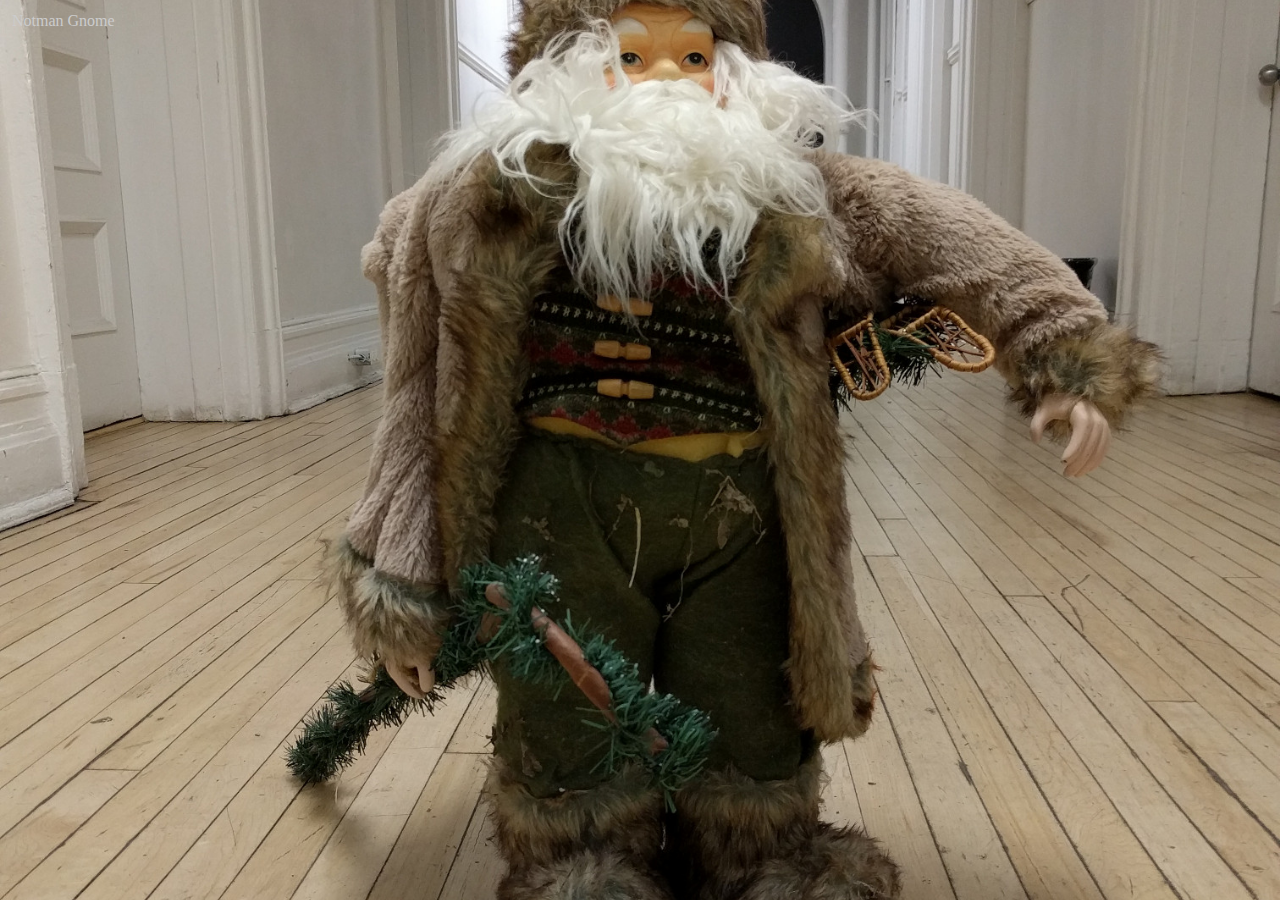
<file: people/gnome.html>
<html>
  <head>
    <title> Notman Gnome </title>
    <script type="application/ld+json">
    {
      "@context": {
         "schema": "http://schema.org/"
      },
      "@graph": [
        {
          "@id": "person",
          "@type": "schema:Person",
          "schema:givenName": "Notman",
          "schema:familyName": "Gnome",
          "schema:image": "http://maison-notman-house.github.io/notman-reelyactive-dashboard/people/gnome.jpg"
        }
      ]
    }
    </script>
    <style>
      body { margin: 0; }
      div {
        width: 100%;
        height: 100%;
        background: url(gnome-full.jpg) no-repeat center center fixed;
        background-size:cover;
      }
      p { padding: 12px; font-family: "Source Sans Pro"; color: #ccc; }
    </style>
  </head>
  <body>
    <div>
      <p> Notman Gnome </p>
    </div>
  </body>
</html>
</file>
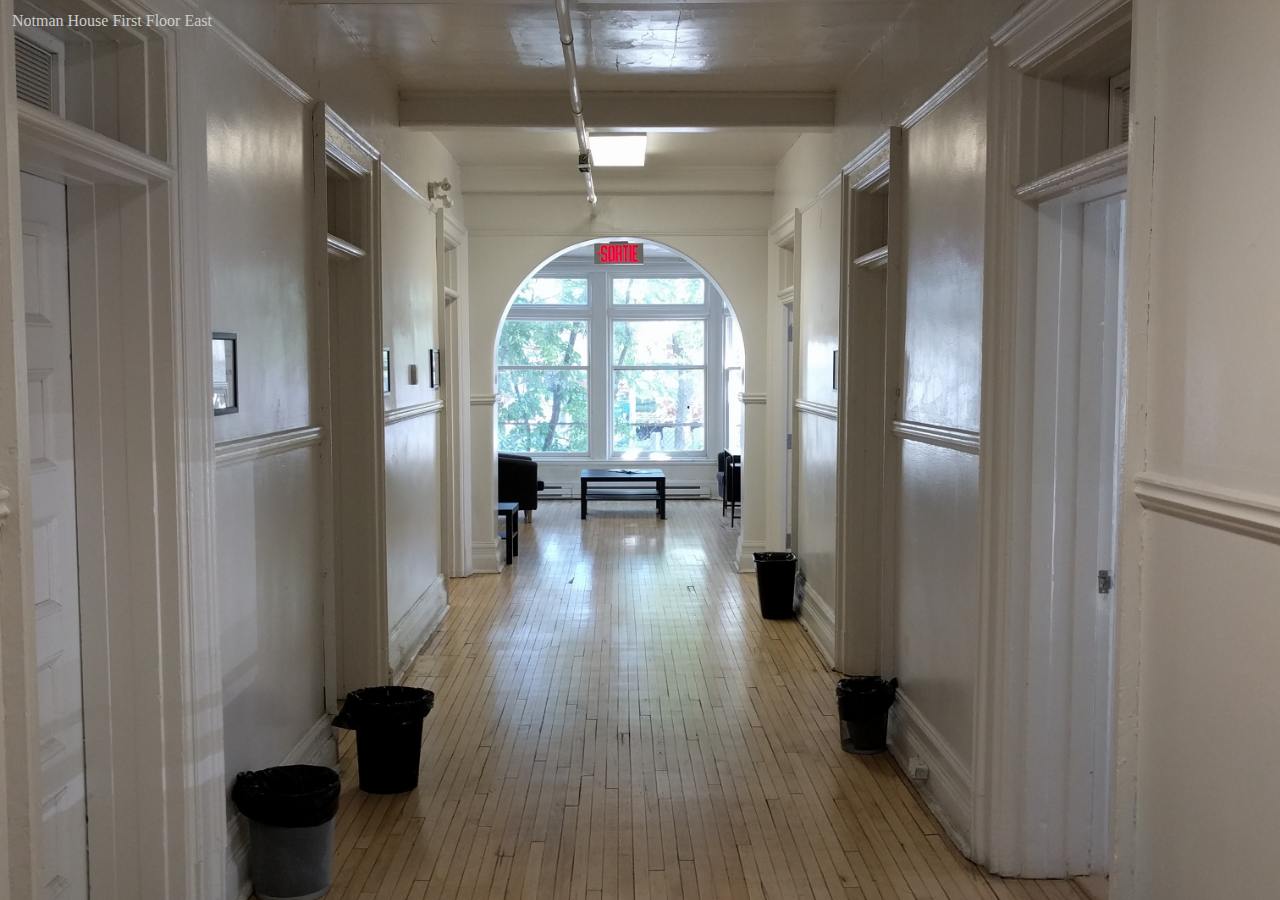
<file: places/1e.html>
<html>
  <head>
    <title> Notman House First Floor East </title>
    <script type="application/ld+json">
    {
      "@context": {
         "schema": "http://schema.org/"
      },
      "@graph": [
        {
          "@id": "place",
          "@type": "schema:Place",
          "schema:name": "First floor East",
          "schema:address": {
            "@type": "schema:PostalAddress",
            "schema:streetAddress": "51 rue Sherbrooke Ouest",
            "schema:addressLocality": "Montreal",
            "schema:addressRegion": "Quebec",
            "schema:postalCode": "H2X 1X2",
            "schema:addressCountry": "CA"
          },
          "schema:image": "http://maison-notman-house.github.io/notman-reelyactive-dashboard/places/1e.jpg",
          "schema:url": "http://notman.org",
          "schema:sameAs": [
            "http://twitter.com/notman"
          ]
        }
      ]
    }
    </script>
    <style>
      body { margin: 0; }
      div {
        width: 100%;
        height: 100%;
        background: url(1e-full.jpg) no-repeat center center fixed;
        background-size:cover;
      }
      p { padding: 12px; font-family: "Source Sans Pro"; color: #ccc; }
    </style>
  </head>
  <body>
    <div>
      <p> Notman House First Floor East </p>
    </div>
  </body>
</html>
</file>
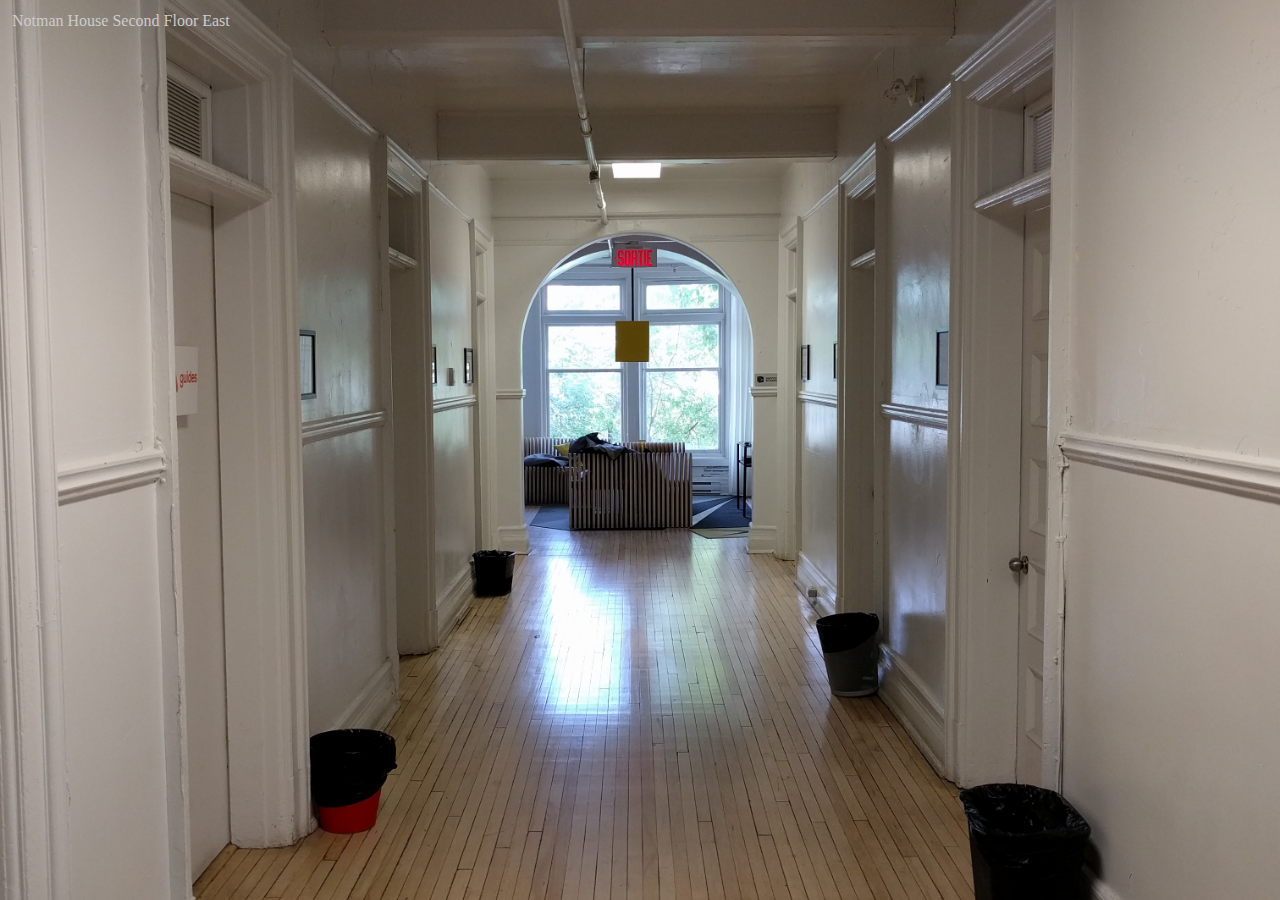
<file: places/2e.html>
<html>
  <head>
    <title> Notman House Second Floor East </title>
    <script type="application/ld+json">
    {
      "@context": {
         "schema": "http://schema.org/"
      },
      "@graph": [
        {
          "@id": "place",
          "@type": "schema:Place",
          "schema:name": "Second floor East",
          "schema:address": {
            "@type": "schema:PostalAddress",
            "schema:streetAddress": "51 rue Sherbrooke Ouest",
            "schema:addressLocality": "Montreal",
            "schema:addressRegion": "Quebec",
            "schema:postalCode": "H2X 1X2",
            "schema:addressCountry": "CA"
          },
          "schema:image": "https://maison-notman-house.github.io/notman-reelyactive-dashboard/places/2e.jpg",
          "schema:url": "http://notman.org",
          "schema:sameAs": [
            "https://twitter.com/notman"
          ]
        }
      ]
    }
    </script>
    <style>
      body { margin: 0; }
      div {
        width: 100%;
        height: 100%;
        background: url(2e-full.jpg) no-repeat center center fixed;
        background-size:cover;
      }
      p { padding: 12px; font-family: "Source Sans Pro"; color: #ccc; }
    </style>
  </head>
  <body>
    <div>
      <p> Notman House Second Floor East </p>
    </div>
  </body>
</html>
</file>
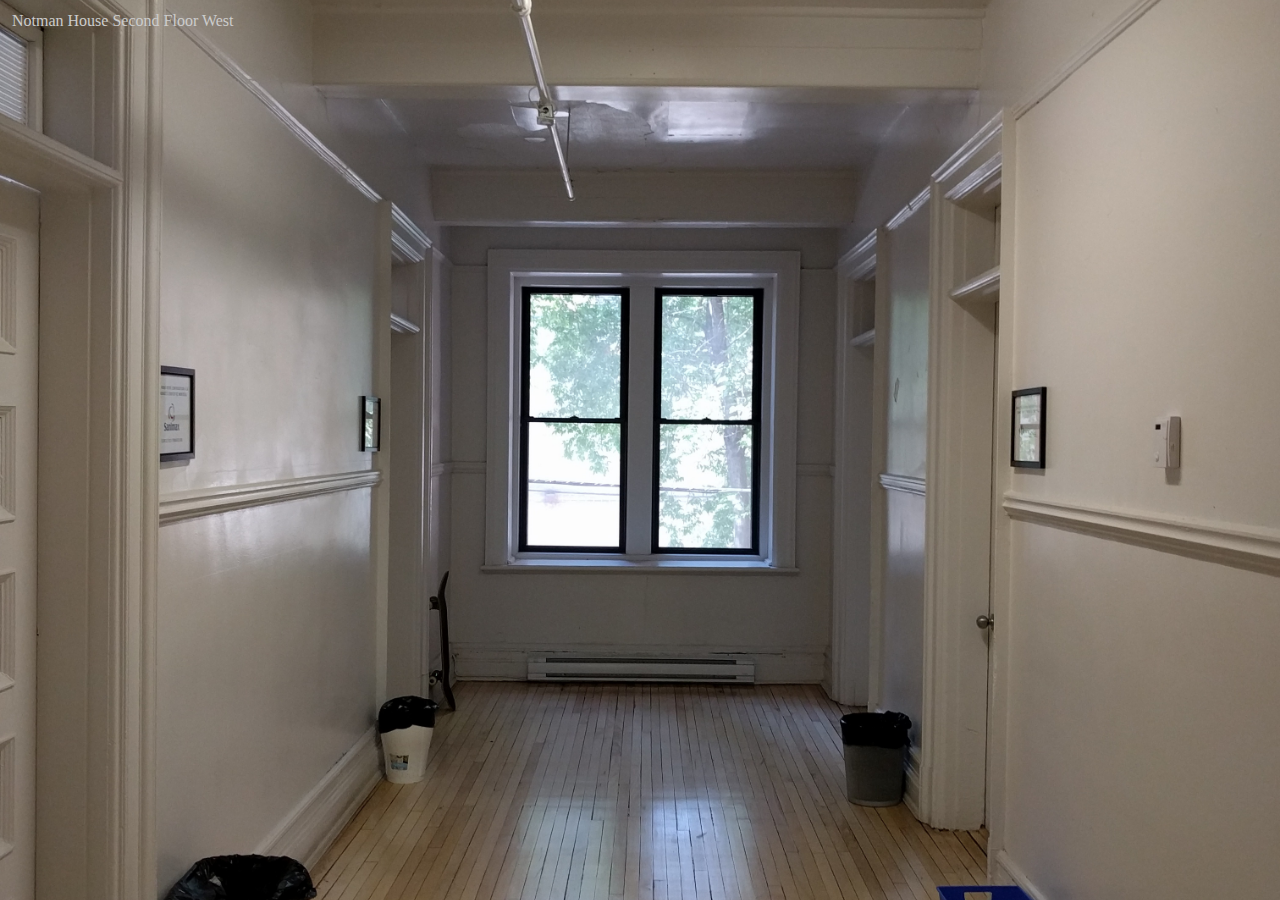
<file: places/2w.html>
<html>
  <head>
    <title> Notman House Second Floor West </title>
    <script type="application/ld+json">
    {
      "@context": {
         "schema": "http://schema.org/"
      },
      "@graph": [
        {
          "@id": "place",
          "@type": "schema:Place",
          "schema:name": "Second floor West",
          "schema:address": {
            "@type": "schema:PostalAddress",
            "schema:streetAddress": "51 rue Sherbrooke Ouest",
            "schema:addressLocality": "Montreal",
            "schema:addressRegion": "Quebec",
            "schema:postalCode": "H2X 1X2",
            "schema:addressCountry": "CA"
          },
          "schema:image": "http://maison-notman-house.github.io/notman-reelyactive-dashboard/places/2w.jpg",
          "schema:url": "http://notman.org",
          "schema:sameAs": [
            "http://twitter.com/notman"
          ]
        }
      ]
    }
    </script>
    <style>
      body { margin: 0; }
      div {
        width: 100%;
        height: 100%;
        background: url(2w-full.jpg) no-repeat center center fixed;
        background-size:cover;
      }
      p { padding: 12px; font-family: "Source Sans Pro"; color: #ccc; }
    </style>
  </head>
  <body>
    <div>
      <p> Notman House Second Floor West </p>
    </div>
  </body>
</html>
</file>
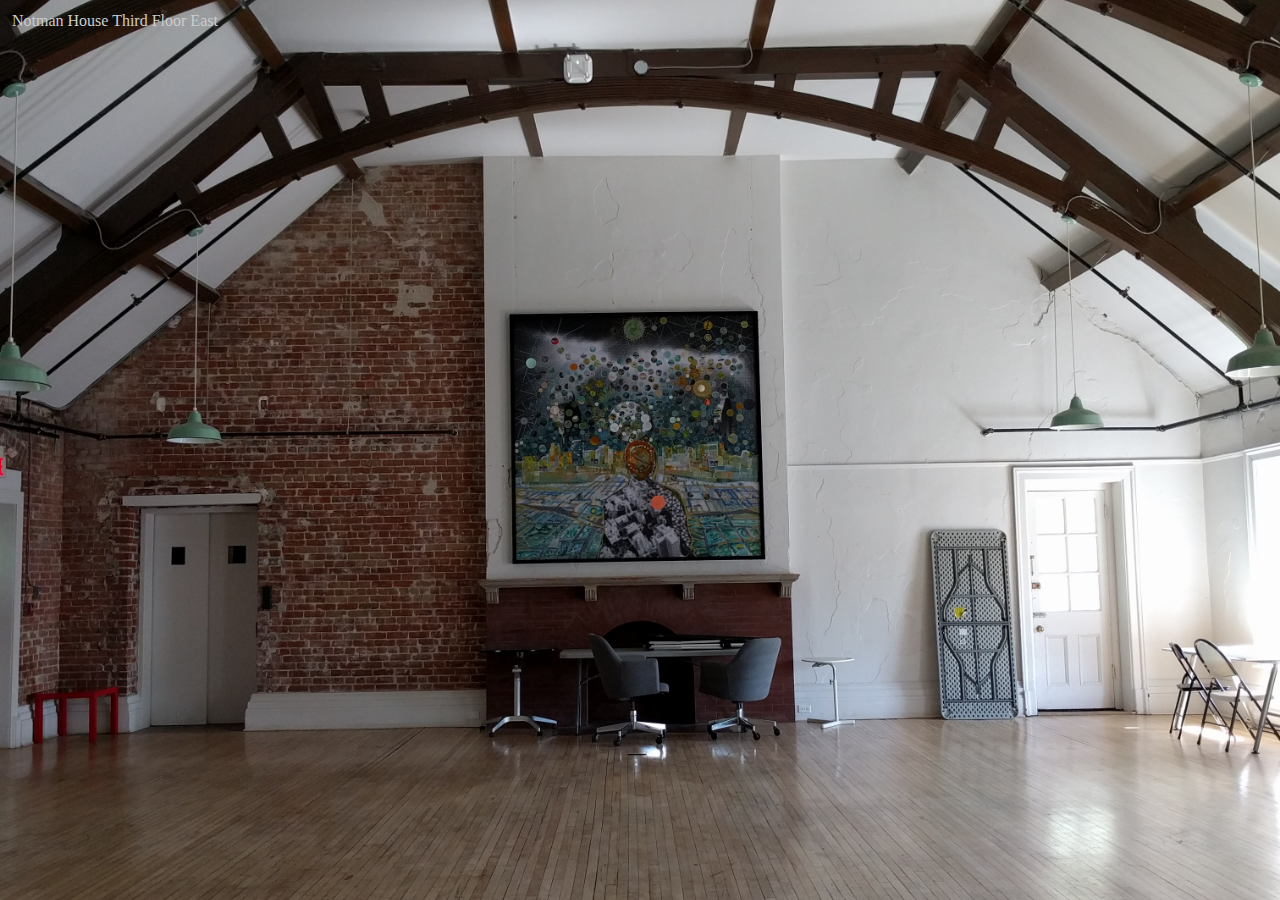
<file: places/3e.html>
<html>
  <head>
    <title> Notman House Third Floor East </title>
    <script type="application/ld+json">
    {
      "@context": {
         "schema": "http://schema.org/"
      },
      "@graph": [
        {
          "@id": "place",
          "@type": "schema:Place",
          "schema:name": "Third floor East",
          "schema:address": {
            "@type": "schema:PostalAddress",
            "schema:streetAddress": "51 rue Sherbrooke Ouest",
            "schema:addressLocality": "Montreal",
            "schema:addressRegion": "Quebec",
            "schema:postalCode": "H2X 1X2",
            "schema:addressCountry": "CA"
          },
          "schema:image": "http://maison-notman-house.github.io/notman-reelyactive-dashboard/places/3e.jpg",
          "schema:url": "http://notman.org",
          "schema:sameAs": [
            "http://twitter.com/notman"
          ]
        }
      ]
    }
    </script>
    <style>
      body { margin: 0; }
      div {
        width: 100%;
        height: 100%;
        background: url(3e-full.jpg) no-repeat center center fixed;
        background-size:cover;
      }
      p { padding: 12px; font-family: "Source Sans Pro"; color: #ccc; }
    </style>
  </head>
  <body>
    <div>
      <p> Notman House Third Floor East </p>
    </div>
  </body>
</html>
</file>
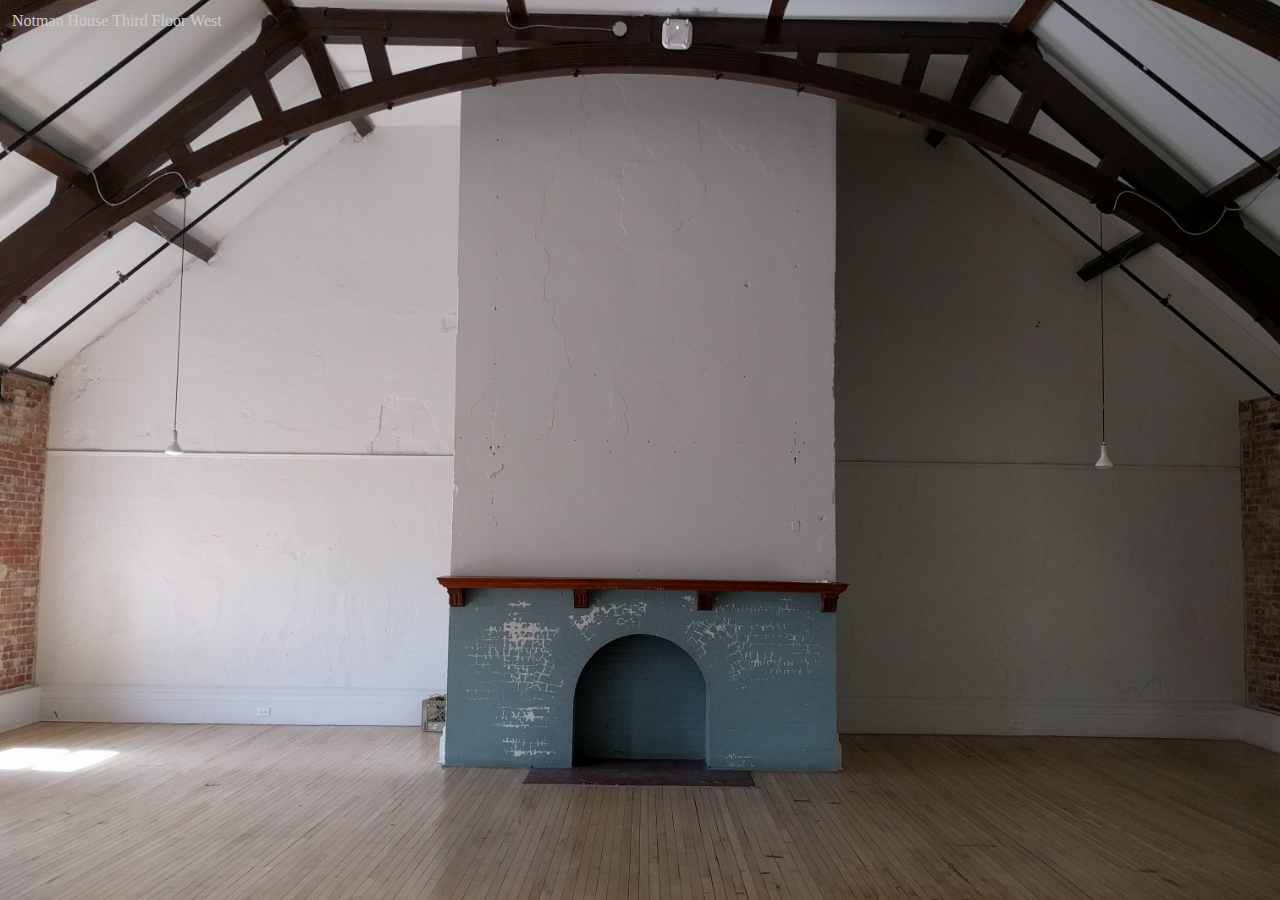
<file: places/3w.html>
<html>
  <head>
    <title> Notman House Third Floor West </title>
    <script type="application/ld+json">
    {
      "@context": {
         "schema": "http://schema.org/"
      },
      "@graph": [
        {
          "@id": "place",
          "@type": "schema:Place",
          "schema:name": "Third floor West",
          "schema:address": {
            "@type": "schema:PostalAddress",
            "schema:streetAddress": "51 rue Sherbrooke Ouest",
            "schema:addressLocality": "Montreal",
            "schema:addressRegion": "Quebec",
            "schema:postalCode": "H2X 1X2",
            "schema:addressCountry": "CA"
          },
          "schema:image": "http://maison-notman-house.github.io/notman-reelyactive-dashboard/places/3w.jpg",
          "schema:url": "http://notman.org",
          "schema:sameAs": [
            "http://twitter.com/notman"
          ]
        }
      ]
    }
    </script>
    <style>
      body { margin: 0; }
      div {
        width: 100%;
        height: 100%;
        background: url(3w-full.jpg) no-repeat center center fixed;
        background-size:cover;
      }
      p { padding: 12px; font-family: "Source Sans Pro"; color: #ccc; }
    </style>
  </head>
  <body>
    <div>
      <p> Notman House Third Floor West </p>
    </div>
  </body>
</html>
</file>
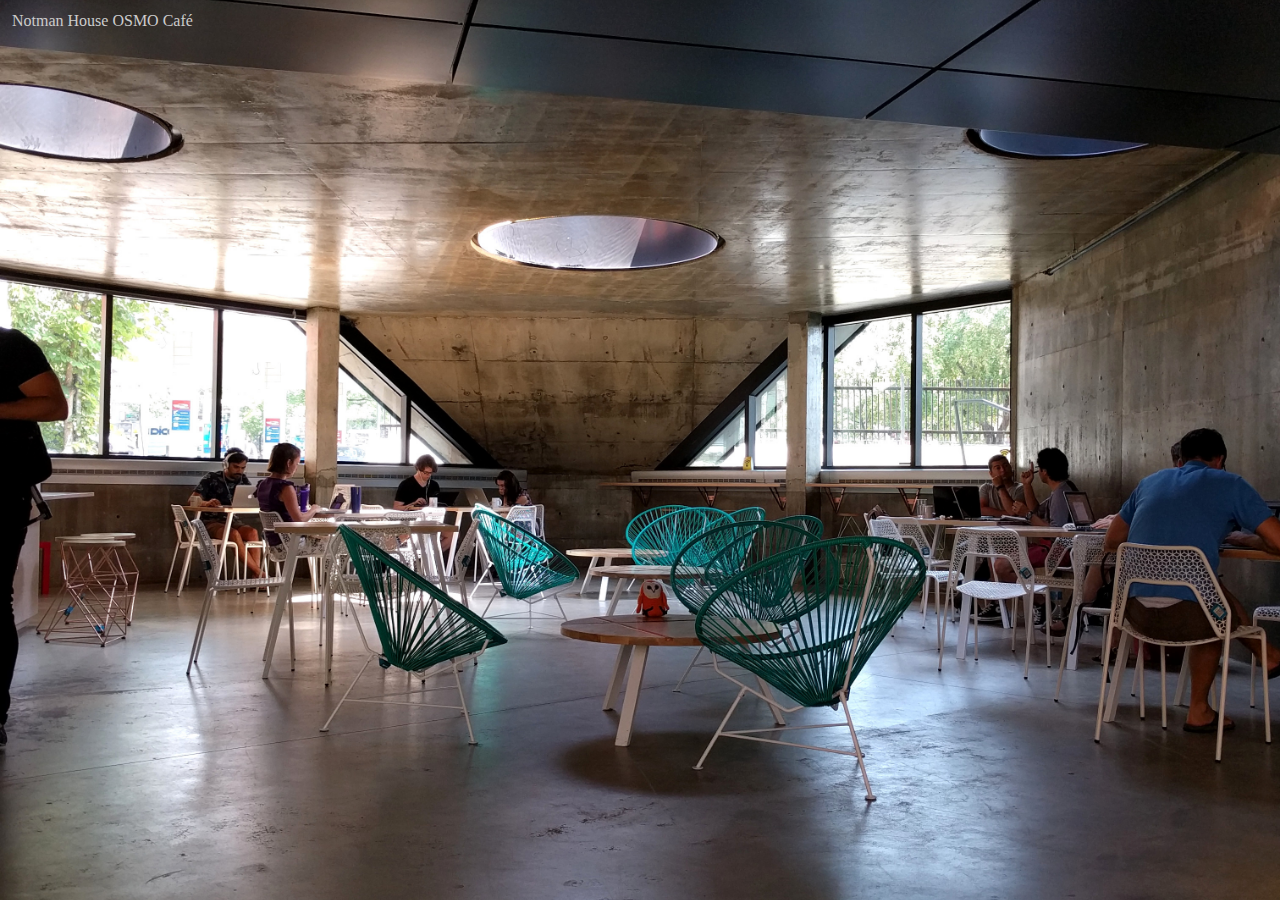
<file: places/cafe.html>
<html>
  <head>
    <title> Notman House OSMO Caf&eacute; </title>
    <script type="application/ld+json">
    {
      "@context": {
         "schema": "http://schema.org/"
      },
      "@graph": [
        {
          "@id": "place",
          "@type": "schema:Place",
          "schema:name": "OSMO Cafe",
          "schema:address": {
            "@type": "schema:PostalAddress",
            "schema:streetAddress": "51 rue Sherbrooke Ouest",
            "schema:addressLocality": "Montreal",
            "schema:addressRegion": "Quebec",
            "schema:postalCode": "H2X 1X2",
            "schema:addressCountry": "CA"
          },
          "schema:image": "http://maison-notman-house.github.io/notman-reelyactive-dashboard/places/cafe.jpg",
          "schema:url": "http://notman.org",
          "schema:sameAs": [
            "http://twitter.com/osmo_cafe"
          ]
        }
      ]
    }
    </script>
    <style>
      body { margin: 0; }
      div {
        width: 100%;
        height: 100%;
        background: url(cafe-full.jpg) no-repeat center center fixed;
        background-size:cover;
      }
      p { padding: 12px; font-family: "Source Sans Pro"; color: #ccc; }
    </style>
  </head>
  <body>
    <div>
      <p> Notman House OSMO Caf&eacute; </p>
    </div>
  </body>
</html>
</file>
